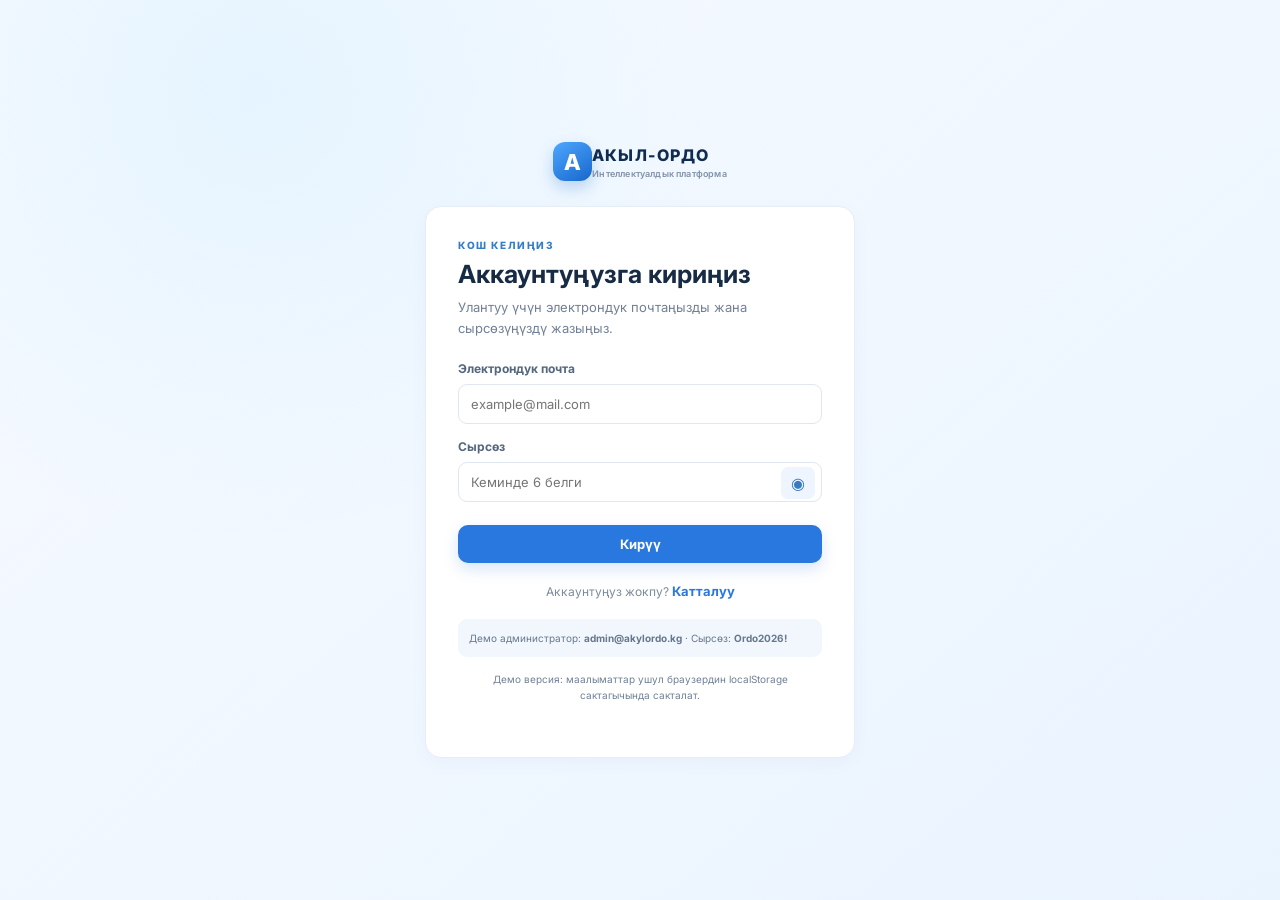
<file: index.html>
<!doctype html>
<html lang="ky"><head><meta charset="utf-8"><meta name="viewport" content="width=device-width,initial-scale=1"><title>Башкы бет — Акыл-Ордо</title><link rel="stylesheet" href="style.css"></head>
<body data-page="home"><div id="appHeader"></div>
<main class="container page-content">
  <section class="hero"><div class="hero-copy"><span class="hero-tag">БИЛИМ · ЛОГИКА · ЫНТЫМАК</span><h1>Билимиңди сына.<br><em>Оюңду өнүктүр.</em></h1><p>Акыл-Ордо — билимди, логиканы жана командалык ынтымакты бириктирген интеллектуалдык аянтча.</p><div class="hero-actions"><a class="btn btn-light" href="games.html">Оюнду баштоо <span>→</span></a><a class="hero-link" href="alphabet.html">Суроолор базасы</a></div></div><div class="hero-art"><div class="orbit orbit-one"></div><div class="orbit orbit-two"></div><div class="brain">А?</div><span class="float-chip chip-one">+10 упай</span><span class="float-chip chip-two">🧠 Логика</span></div></section>
  <section class="section-head"><div><div class="eyebrow">ПЛАТФОРМА</div><h2>Акыл-Ордонун көрсөткүчтөрү</h2></div><span class="live-dot">Жандуу маалымат</span></section>
  <div class="stats-grid"><article class="stat-card"><span class="stat-icon blue">❓</span><div><strong id="statQuestions">0</strong><span>Суроолор</span></div></article><article class="stat-card"><span class="stat-icon purple">👥</span><div><strong id="statTeams">0</strong><span>Командалар</span></div></article><article class="stat-card"><span class="stat-icon cyan">🎮</span><div><strong id="statGames">0</strong><span>Өткөрүлгөн оюндар</span></div></article><article class="stat-card"><span class="stat-icon orange">📰</span><div><strong id="statNews">0</strong><span>Жаңылыктар</span></div></article></div>
  <section class="section-head"><div><div class="eyebrow">МҮМКҮНЧҮЛҮКТӨР</div><h2>Платформа бөлүмдөрү</h2></div></section>
  <div class="feature-grid"><a class="feature-card" href="alphabet.html"><span class="feature-icon">📚</span><h3>Суроолор базасы</h3><p>Деңгээл жана категория боюнча суроолорду изде.</p><span class="card-arrow">Бөлүмгө өтүү →</span></a><a class="feature-card" href="games.html"><span class="feature-icon">🏆</span><h3>Интеллектуалдык оюн</h3><p>Командаларды түзүп, упайларды эсепте.</p><span class="card-arrow">Бөлүмгө өтүү →</span></a><a class="feature-card" href="library.html"><span class="feature-icon">📖</span><h3>Китепкана</h3><p>Пайдалуу китептер жана окуу материалдары.</p><span class="card-arrow">Бөлүмгө өтүү →</span></a><a class="feature-card" href="news.html"><span class="feature-icon">📢</span><h3>Жаңылыктар</h3><p>Акыркы жарыялар жана иш-чаралар.</p><span class="card-arrow">Бөлүмгө өтүү →</span></a></div>
  <section class="section-head"><div><div class="eyebrow">АКЫРКЫ ЖАРЫЯЛАР</div><h2>Жаңылыктар</h2></div><a class="text-link" href="news.html">Баарын көрүү →</a></section><div id="homeNews" class="news-grid"></div>
</main><div id="appFooter"></div><div id="toast" class="toast"></div><script src="app.js"></script></body></html>
</file>
<file: style.css>
@import url('https://fonts.googleapis.com/css2?family=Inter:wght@400;500;600;700;800&family=Manrope:wght@400;500;600;700;800&display=swap');
:root{--blue:#2878df;--blue2:#1764c7;--navy:#102c50;--ink:#182b45;--muted:#718096;--line:#e6edf5;--bg:#f5f8fc;--white:#fff;--cyan:#dff3ff;--shadow:0 12px 35px rgba(31,75,125,.08);font-family:Inter,Manrope,Arial,sans-serif;color:var(--ink);background:var(--bg)}
*{box-sizing:border-box}body{margin:0;min-height:100vh}a{color:inherit;text-decoration:none}button,input,select,textarea{font:inherit}button{cursor:pointer}.container{width:min(1160px,calc(100% - 40px));margin:auto}.page-content{padding:34px 0 70px}.site-header{height:76px;background:#fff;border-bottom:1px solid var(--line);display:flex;align-items:center;position:sticky;top:0;z-index:20}.header-inner{width:min(1160px,calc(100% - 40px));margin:auto;display:flex;align-items:center;gap:32px}.brand{display:flex;align-items:center;gap:10px;font-weight:800;letter-spacing:.07em;color:var(--navy);white-space:nowrap}.brand-mark{width:39px;height:39px;border-radius:12px;background:linear-gradient(145deg,#4ea7ff,#1767cb);display:grid;place-items:center;color:#fff;font-size:22px;box-shadow:0 7px 15px #2676d744}.brand small{display:block;font-size:9px;letter-spacing:.02em;color:#8292a8;font-weight:600;margin-top:3px}.nav{display:flex;align-items:center;gap:23px;margin-left:auto}.nav a{font-size:13px;color:#66768b;font-weight:600;transition:.2s}.nav a:hover,.nav a.active{color:var(--blue)}.user-area{display:flex;align-items:center;gap:10px;font-size:12px;font-weight:700}.avatar{width:34px;height:34px;border-radius:50%;background:#e7f2ff;color:var(--blue);display:grid;place-items:center}.menu-toggle{display:none;border:0;background:#eef5ff;border-radius:9px;padding:9px;color:var(--blue)}.btn{border:0;border-radius:10px;padding:11px 17px;font-weight:700;font-size:13px;display:inline-flex;align-items:center;justify-content:center;gap:8px;transition:.2s}.btn-primary{background:var(--blue);color:#fff;box-shadow:0 6px 15px #2878df30}.btn-primary:hover{background:var(--blue2);transform:translateY(-1px)}.btn-light{background:#fff;color:#1d68c5}.btn-outline{background:#fff;border:1px solid #dce6f1;color:#4c617b}.btn-sm{padding:8px 12px;font-size:11px}.btn-wide{width:100%;margin-top:8px}.text-link,.link-btn{color:var(--blue);font-weight:700;font-size:13px}.link-btn{border:0;background:none;padding:0}.hero{min-height:330px;border-radius:24px;overflow:hidden;padding:42px 54px;position:relative;background:linear-gradient(112deg,#dff2ff 0%,#b9e0ff 48%,#d7edff 100%);display:flex;align-items:center;justify-content:space-between}.hero-copy{max-width:580px;position:relative;z-index:2}.hero-tag,.eyebrow{font-size:10px;font-weight:800;letter-spacing:.16em;color:#357dc6}.hero h1{font-size:43px;line-height:1.14;letter-spacing:-.04em;margin:15px 0;color:#16395f}.hero h1 em{font-style:normal;color:#267cdb}.hero p{max-width:490px;color:#58718c;line-height:1.7;font-size:14px}.hero-actions{display:flex;align-items:center;gap:22px;margin-top:23px}.hero-link{font-size:12px;font-weight:700;color:#236fc4}.hero-art{width:300px;height:245px;position:relative;display:grid;place-items:center}.brain{width:142px;height:142px;border-radius:42px;background:linear-gradient(145deg,#fff,#e4f4ff);box-shadow:0 20px 45px #438bca36;display:grid;place-items:center;font-size:55px;color:#2678d5;transform:rotate(-8deg);z-index:2}.orbit{position:absolute;border:1px solid #65a9e4a6;border-radius:50%;width:230px;height:120px;transform:rotate(-28deg)}.orbit-two{width:270px;height:160px;transform:rotate(35deg)}.float-chip{position:absolute;background:#fff;border-radius:10px;padding:9px 13px;font-size:11px;font-weight:800;color:#3479bd;box-shadow:var(--shadow);z-index:3}.chip-one{top:30px;right:5px}.chip-two{bottom:22px;left:0}.section-head{display:flex;justify-content:space-between;align-items:end;margin:35px 0 17px}.section-head h2,.panel h2{font-size:20px;margin:6px 0 0;letter-spacing:-.03em}.live-dot{font-size:11px;color:#399c77}.live-dot:before{content:"";display:inline-block;width:7px;height:7px;border-radius:50%;background:#39ba88;margin-right:7px}.stats-grid{display:grid;grid-template-columns:repeat(4,1fr);gap:15px}.stat-card{background:#fff;border:1px solid var(--line);border-radius:15px;padding:20px;display:flex;align-items:center;gap:15px;box-shadow:0 5px 18px #25466c08}.stat-icon{width:43px;height:43px;border-radius:13px;display:grid;place-items:center;font-size:19px}.stat-icon.blue{background:#e8f2ff}.stat-icon.purple{background:#f0eaff}.stat-icon.cyan{background:#e5faff}.stat-icon.orange{background:#fff1e4}.stat-card strong{display:block;font-size:25px;color:#1d3b5d}.stat-card span:last-child{font-size:11px;color:#8290a2}.feature-grid{display:grid;grid-template-columns:repeat(4,1fr);gap:15px}.feature-card,.panel,.auth-card{background:#fff;border:1px solid var(--line);border-radius:16px;box-shadow:0 5px 20px #25466c08}.feature-card{padding:22px;transition:.2s}.feature-card:hover{transform:translateY(-3px);box-shadow:var(--shadow)}.feature-icon{font-size:25px}.feature-card h3{font-size:15px;margin:14px 0 7px}.feature-card p{font-size:12px;color:var(--muted);line-height:1.6;min-height:40px}.card-arrow{font-size:11px;color:var(--blue);font-weight:700}.page-title{display:flex;justify-content:space-between;align-items:center;margin-bottom:25px}.page-title h1{font-size:30px;letter-spacing:-.04em;margin:7px 0}.muted{color:var(--muted);font-size:13px;line-height:1.6}.pill{padding:8px 12px;border-radius:30px;background:#eaf3ff;color:#2a75ca;font-size:11px;font-weight:800}.pill-admin{background:#e7f8f2;color:#16815d}.toolbar{display:flex;gap:12px;background:#fff;border:1px solid var(--line);padding:14px;border-radius:14px;margin-bottom:20px}.toolbar input{flex:1}.toolbar input,.toolbar select,.field input,.admin-form input,.admin-form textarea,.admin-form select,.inline-form input,.stack-form input,.stack-form select{width:100%;border:1px solid #dfe7f0;border-radius:9px;padding:11px 12px;background:#fff;color:var(--ink);outline:none;font-size:13px}.toolbar input:focus,.toolbar select:focus,input:focus,textarea:focus,select:focus{border-color:#77b4ef;box-shadow:0 0 0 3px #eaf4ff}.toolbar select{max-width:190px}.question-list{display:grid;gap:12px}.question-card{background:#fff;border:1px solid var(--line);border-radius:14px;padding:18px 20px;display:grid;grid-template-columns:1fr auto;gap:12px}.question-meta{display:flex;gap:8px;flex-wrap:wrap;margin-bottom:9px}.tag{font-size:10px;font-weight:700;border-radius:20px;padding:5px 9px;background:#edf5ff;color:#367bc0}.tag.level-hard{background:#fff1e9;color:#c56a32}.tag.level-easy{background:#eaf8f1;color:#26845e}.question-card h3{font-size:14px;margin:0;line-height:1.6}.answer-area{grid-column:1/-1;background:#f5f9ff;border:1px dashed #c7def6;border-radius:10px;padding:13px;color:#255f9c;font-size:13px;line-height:1.6}.blur-answer{filter:blur(5px);user-select:none}.answer-toggle{border:1px solid #dbe8f6;background:#f5faff;color:#2878cf;border-radius:9px;padding:9px 12px;font-size:11px;font-weight:700;align-self:start;white-space:nowrap}.two-col{display:grid;grid-template-columns:1fr 1fr;gap:18px;margin-bottom:18px}.panel{padding:22px;margin-bottom:18px}.panel-head{display:flex;align-items:center;justify-content:space-between;gap:15px;margin-bottom:18px}.panel-head h2{margin:0}.panel-head p{margin:5px 0 0}.panel-icon{width:40px;height:40px;border-radius:12px;background:#edf5ff;display:grid;place-items:center}.inline-form{display:flex;gap:10px}.inline-form input{flex:1}.team-list{display:grid;gap:8px;margin-top:15px}.team-item,.admin-row{display:flex;justify-content:space-between;align-items:center;padding:10px 12px;border:1px solid var(--line);border-radius:10px;font-size:12px}.stack-form{display:grid;gap:12px}.stack-form label,.admin-form label{display:grid;gap:7px;font-size:12px;font-weight:700;color:#53677f}.table-panel{padding-bottom:10px}.table-actions,.form-actions{display:flex;gap:8px;flex-wrap:wrap}.table-wrap{overflow-x:auto}.data-table{border-collapse:collapse;width:100%;min-width:520px;font-size:12px}.data-table th{text-align:left;color:#8290a2;font-size:10px;text-transform:uppercase;letter-spacing:.07em;background:#f8fafd}.data-table th,.data-table td{padding:13px 12px;border-bottom:1px solid var(--line)}.data-table tbody tr:hover{background:#f9fbfe}.rank{font-weight:800;color:#2678d5}.history-list{display:grid;gap:9px}.history-item{padding:13px;border:1px solid var(--line);border-radius:10px;display:flex;justify-content:space-between;gap:12px;font-size:12px}.history-item strong{display:block;margin-bottom:5px}.resource-grid,.news-grid{display:grid;grid-template-columns:repeat(3,1fr);gap:16px}.resource-card,.news-card{background:#fff;border:1px solid var(--line);border-radius:15px;overflow:hidden}.resource-cover,.news-cover{height:125px;background:linear-gradient(135deg,#d9efff,#eef7ff);display:grid;place-items:center;font-size:42px;color:#3886d0}.resource-content,.news-content{padding:17px}.resource-content h3,.news-content h3{font-size:15px;margin:8px 0}.resource-content p,.news-content p{font-size:12px;color:var(--muted);line-height:1.6}.news-date{font-size:10px;color:#8b9aab}.news-page-grid{grid-template-columns:repeat(2,1fr)}.news-page-grid .news-cover{height:155px}.admin-tabs{display:flex;gap:8px;flex-wrap:wrap;margin-bottom:16px}.tab-btn{padding:10px 15px;border:1px solid #dfe8f2;background:#fff;color:#66788d;border-radius:9px;font-size:12px;font-weight:700}.tab-btn.active{background:#eaf3ff;color:#2675ce;border-color:#c9e0fa}.admin-form{display:grid;gap:13px;margin-bottom:23px}.form-grid{display:grid;grid-template-columns:repeat(3,1fr);gap:12px}.form-actions{margin-top:4px}.admin-row-list{display:grid;gap:8px}.admin-row{margin-top:8px}.admin-row button,.icon-btn{border:0;background:#fff0f0;color:#c44b4b;border-radius:7px;padding:7px 9px;font-size:11px}.admin-row .edit-btn{background:#edf5ff;color:#2878d5;margin-right:6px}.hidden{display:none!important}.file-label{cursor:pointer}.site-footer{padding:25px 0;border-top:1px solid var(--line);color:#8997a8;font-size:11px;text-align:center;background:#fff}.toast{position:fixed;bottom:22px;left:50%;transform:translate(-50%,20px);opacity:0;pointer-events:none;background:#173b62;color:#fff;padding:12px 18px;border-radius:10px;font-size:12px;z-index:100;transition:.25s;box-shadow:var(--shadow)}.toast.show{opacity:1;transform:translate(-50%,0)}.empty-state{text-align:center;padding:38px 15px;color:#8290a2;background:#fff;border:1px dashed #d9e3ef;border-radius:14px;font-size:13px}.auth-page{background:radial-gradient(circle at 20% 10%,#e5f4ff,transparent 35%),linear-gradient(140deg,#f6faff,#eaf4ff);display:grid;place-items:center;padding:30px}.auth-shell{width:min(430px,100%)}.auth-brand{justify-content:center;margin-bottom:25px}.auth-card{padding:32px}.auth-card h1{font-size:25px;margin:8px 0}.auth-card .muted{margin:0 0 22px}.field{display:grid;gap:8px;margin-bottom:15px}.field label{font-size:12px;font-weight:700;color:#53677f}.password-wrap{position:relative}.password-wrap input{padding-right:48px}.eye-btn{position:absolute;right:7px;top:5px;border:0;background:#eef5ff;color:#397bc0;border-radius:7px;width:34px;height:32px}.auth-switch{text-align:center;font-size:12px;color:#7c8b9d;margin:20px 0 0}.notice{margin-top:20px;padding:11px;background:#f2f7fd;border-radius:9px;font-size:10px;color:#65788f;line-height:1.6}.tiny{font-size:10px;text-align:center}.auth-card .tiny{margin-top:14px}
@media(max-width:900px){.nav{gap:12px}.nav a{font-size:11px}.header-inner{gap:15px}.feature-grid{grid-template-columns:repeat(2,1fr)}.hero-art{width:230px}.hero h1{font-size:36px}}
@media(max-width:680px){.container,.header-inner{width:min(100% - 28px,1160px)}.site-header{height:auto;min-height:68px}.header-inner{flex-wrap:wrap;padding:13px 0}.menu-toggle{display:block;margin-left:auto}.nav{display:none;order:3;width:100%;flex-direction:column;align-items:flex-start;padding:8px 0 5px;gap:0}.nav.open{display:flex}.nav a{padding:10px 3px;width:100%;font-size:13px}.user-area{display:none}.hero{padding:30px 25px;min-height:unset}.hero-art{display:none}.hero h1{font-size:34px}.hero p{font-size:13px}.stats-grid{grid-template-columns:repeat(2,1fr);gap:10px}.stat-card{padding:14px;gap:10px}.stat-card strong{font-size:21px}.feature-grid{grid-template-columns:1fr 1fr;gap:10px}.feature-card{padding:16px}.section-head{margin-top:28px}.page-content{padding-top:25px}.page-title{align-items:flex-start;gap:10px}.page-title h1{font-size:25px}.toolbar{flex-direction:column}.toolbar select{max-width:none}.two-col{grid-template-columns:1fr}.resource-grid,.news-grid,.news-page-grid{grid-template-columns:1fr}.form-grid{grid-template-columns:1fr}.panel{padding:17px}.panel-head{align-items:flex-start;flex-wrap:wrap}.table-actions{width:100%}.question-card{grid-template-columns:1fr}.answer-toggle{justify-self:start}.question-card h3{font-size:13px}.auth-card{padding:25px}.hero-actions{gap:15px;flex-wrap:wrap}}
@media(max-width:390px){.feature-grid{grid-template-columns:1fr}.hero h1{font-size:30px}.stats-grid{grid-template-columns:1fr 1fr}.stat-icon{width:36px;height:36px}}

/* Акыл-Ордо: жеке профиль жана жооп берүү */
.question-play{display:flex;flex-direction:column;gap:8px;min-width:210px;align-self:start}
.answer-form{display:flex;gap:7px;align-items:center}
.answer-form input{min-width:0;width:100%;border:1px solid #dfe7f0;border-radius:9px;padding:10px;background:#fff;font-size:12px}
.answer-form button:disabled{opacity:.65;cursor:not-allowed}
.profile-card{display:flex;align-items:center;gap:18px}
.profile-card h2{margin:0 0 5px;font-size:22px}
.profile-avatar{width:64px;height:64px;border-radius:20px;background:#eaf3ff;display:grid;place-items:center;font-size:30px}
.profile-stats{margin:18px 0 22px}
@media(max-width:680px){.question-play{width:100%;min-width:0}.answer-form{width:100%}.profile-card{align-items:flex-start}}

/* Акыркы жаңыртуу: профиль, рейтинг жана админ панелдин бөлүмдөрү */
.admin-tabs{display:flex;gap:8px;flex-wrap:wrap;margin:0 0 16px}
.admin-tabs .tab-btn{cursor:pointer}
.admin-section[aria-hidden="true"]{display:none}
.profile-card{display:flex;align-items:center;gap:18px;padding:22px}
.profile-main{flex:1;min-width:0}
.profile-avatar{width:64px;height:64px;flex:0 0 64px;border-radius:20px;background:#eaf3ff;color:#2678d5;display:grid;place-items:center;font-size:28px;font-weight:800}
.profile-card h2{margin:0 0 5px;font-size:22px}
.profile-card p{margin:4px 0}
.profile-stats{margin:18px 0 22px}
.bulk-entry{border:1px solid #dce8f5;background:#f8fbff;border-radius:12px;padding:15px;margin:0 0 20px}
.bulk-entry summary{font-weight:800;color:#286fb9;cursor:pointer}
.bulk-entry p{font-size:12px;line-height:1.6}
.bulk-entry textarea{width:100%;margin:8px 0 12px;min-height:130px}
.leaderboard-list{display:grid;gap:8px}
.leaderboard-row{display:flex;align-items:center;gap:12px;padding:11px 13px;border:1px solid var(--line);border-radius:11px;background:#fff}
.leader-rank{width:28px;height:28px;border-radius:9px;background:#eaf3ff;color:#2878df;display:grid;place-items:center;font-weight:800;font-size:12px}
.leader-avatar{width:34px;height:34px;border-radius:50%;background:#edf4fc;color:#2878df;display:grid;place-items:center;font-weight:800}
.leader-name{flex:1;font-weight:700;font-size:13px}
.leader-name small{display:block;color:#8492a5;font-weight:500;margin-top:3px}
.leaderboard-row strong{font-size:12px;color:#256fbe;white-space:nowrap}
@media(max-width:680px){.profile-card{align-items:flex-start;flex-wrap:wrap}.profile-card #editProfileBtn{width:100%}.profile-avatar{width:54px;height:54px;flex-basis:54px}.admin-tabs{display:grid;grid-template-columns:repeat(2,minmax(0,1fr))}.admin-tabs .tab-btn{width:100%}}

.event-list{display:grid;gap:9px;margin-top:15px}
.event-row{display:flex;align-items:center;gap:14px;flex-wrap:wrap;padding:13px;border:1px solid var(--line);border-radius:12px}
.event-row>div:first-child{flex:1;min-width:180px}
.event-row p{margin:5px 0 0;font-size:11px}
.event-actions{display:flex;gap:6px;flex-wrap:wrap}
#eventTeams{min-height:95px}

/* Суроолорду номерлөө жана категория боюнча көчүрүү */
.copy-stage-tools{display:flex;align-items:center;gap:8px;flex-wrap:wrap;padding:13px 15px;margin:0 0 18px;background:#f5f9ff;border:1px solid #dce8f5;border-radius:12px;font-size:12px}
.copy-stage-tools strong{color:#355675;margin-right:5px}
.copy-btn{border:0;background:#eaf8f1;color:#21805c;border-radius:7px;padding:7px 9px;font-size:11px;margin-right:5px}
@media(max-width:680px){.copy-stage-tools{align-items:stretch}.copy-stage-tools strong{width:100%}.copy-stage-tools .btn{flex:1}}

/* Акыл-Ордо кеңейтилген модулдары */
.brand-avatar{width:42px;height:42px;border-radius:14px;object-fit:cover;border:2px solid #dce8ff}.profile-controls{display:flex;gap:8px;flex-wrap:wrap}.profile-avatar img{width:100%;height:100%;object-fit:cover;border-radius:inherit}.team-item-expanded{align-items:flex-start}.team-item-expanded>div{display:grid;gap:5px}.team-item-expanded small{display:block}.chat-messages{max-height:520px;overflow:auto;display:grid;gap:12px;margin:16px 0}.chat-message{padding:14px;border:1px solid var(--border,#e5e7eb);border-radius:14px;background:var(--surface,#fff)}.chat-message-head{display:flex;justify-content:space-between;gap:12px}.chat-message-head small{color:#778197}.chat-message p{white-space:pre-wrap;overflow-wrap:anywhere}.chat-message .text-link{margin-right:12px}.chat-form{display:grid;gap:12px}.chat-form textarea{width:100%;resize:vertical}.quiz-controls{display:flex;gap:10px;flex-wrap:wrap}.quiz-controls input{flex:1;min-width:180px}.kahoot-current{margin:18px 0;padding:16px;border-radius:14px;background:#f0f5ff}.kahoot-code{font-size:20px}.kahoot-code strong{letter-spacing:4px;color:#315bd6}.kahoot-question{min-height:140px}.kahoot-options{display:grid;grid-template-columns:repeat(2,minmax(0,1fr));gap:10px;margin:16px 0}.kahoot-options button{min-height:58px;white-space:normal}.badge-grid{display:grid;grid-template-columns:repeat(auto-fit,minmax(180px,1fr));gap:12px}.achievement{padding:16px;border:1px solid var(--border,#e5e7eb);border-radius:14px;display:grid;gap:6px}.achievement small{color:#778197}.resource-cover img{max-width:100%}@media(max-width:600px){.kahoot-options{grid-template-columns:1fr}.chat-message-head{flex-direction:column}}

.profile-badges{display:flex;gap:6px;flex-wrap:wrap;margin-top:8px}.question-attachment{margin-top:12px}.brand{align-items:center}

.kahoot-timer{font-weight:600;color:#315bd6}

.user-area .avatar img{width:100%;height:100%;object-fit:cover;border-radius:inherit}

/* Акыл-Ордо: команданын курамы жана талкуу */
.team-code{color:#315bd6!important;letter-spacing:1px}.question-discussion{margin-top:10px;padding-top:9px;border-top:1px solid var(--line)}.profile-bio{margin-top:5px;white-space:pre-wrap}.team-item-expanded{width:100%}.team-item-expanded small{line-height:1.5}

.chat-room-controls{display:grid;grid-template-columns:repeat(auto-fit,minmax(220px,1fr));gap:12px;margin:14px 0}.chat-room-controls label{display:grid;gap:6px}

/* Акыркы интерфейс жаңыртуулары */
.profile-shortcut{width:42px;height:42px;display:grid;place-items:center;flex:0 0 42px;border-radius:14px;background:#edf5ff;overflow:hidden;box-shadow:0 5px 14px #1c6dc51c}
.profile-shortcut .brand-mark{width:100%;height:100%;border-radius:14px}
.brand-avatar{width:42px;height:42px;object-fit:cover;border-radius:14px;display:block}
.brand{gap:0}
.question-discussion{margin-top:18px;padding:14px 16px;background:#f7faff;border:1px solid #e5eef9;border-radius:14px}
.discussion-title{font-weight:800;font-size:13px;color:#234568;margin-bottom:8px}
.discussion-title span{color:#7a8da5;font-weight:600;margin-left:5px}
.discussion-comments p,.event-public-discussion p{font-size:12px;color:#50647d;margin:7px 0;line-height:1.5}
.inline-comment-form,.event-public-discussion form{display:flex;gap:8px;margin-top:10px}
.inline-comment-form input,.event-public-discussion input{min-width:0;flex:1;border:1px solid #dce7f3;border-radius:10px;padding:10px 12px;background:#fff;font-size:12px}
.event-public-discussion{width:100%;margin:12px 0;padding:12px 14px;background:#f7faff;border:1px solid #e5eef9;border-radius:12px}
.event-public-discussion>b{font-size:12px;color:#345474}
.application-row{display:flex;align-items:center;gap:10px;justify-content:space-between;padding:14px 0;border-bottom:1px solid var(--line);flex-wrap:wrap}
.application-row>div{flex:1;min-width:220px}
.application-row p{font-size:12px;color:var(--muted);margin:5px 0}
.profile-avatar img{width:100%;height:100%;object-fit:cover;border-radius:inherit}
@media(max-width:760px){.header-inner{gap:12px}.brand{font-size:12px}.profile-shortcut{width:36px;height:36px;flex-basis:36px}.brand-avatar{width:36px;height:36px}.inline-comment-form,.event-public-discussion form{flex-direction:column}.event-public-discussion form .btn{width:100%}}

/* Threaded discussions */
.thread-comment{padding:10px 0;border-bottom:1px solid #e8eef6}.thread-comment>p,.thread-reply p{margin:4px 0 6px;line-height:1.55}.thread-reply{margin:8px 0 4px 22px;padding:8px 12px;border-left:3px solid #d7e7fb;background:#f7faff;border-radius:0 10px 10px 0}.thread-reply-form{display:flex;gap:8px;margin:8px 0 8px 22px}.thread-reply-form input{flex:1;min-width:0}.event-public-discussion{margin-top:14px;padding-top:12px;border-top:1px solid #e8eef6}
</file>
